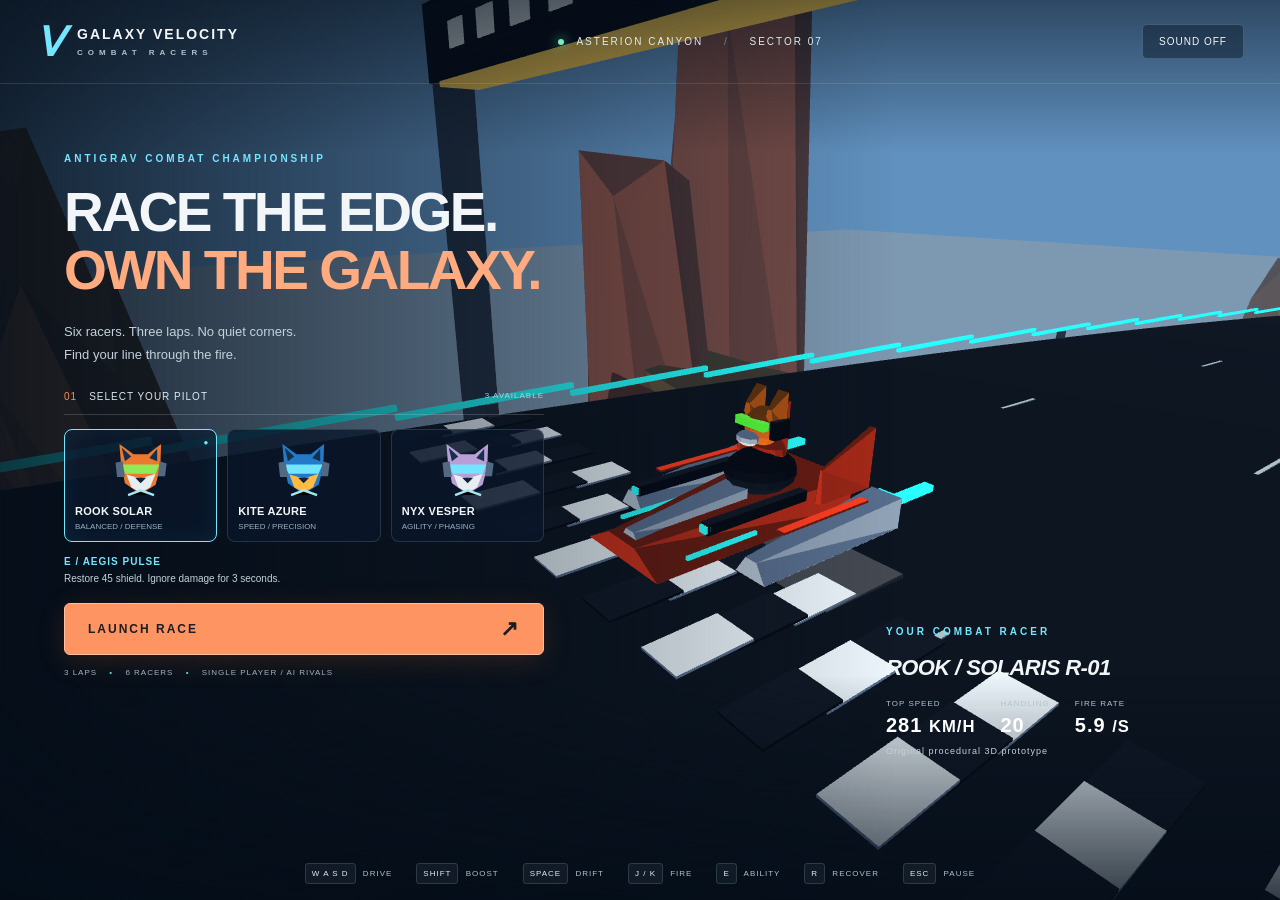
<file: Web/index.html>
<!doctype html><html lang="en"><head><meta charset="utf-8"><meta name="viewport" content="width=device-width,initial-scale=1"><title>Galaxy Velocity · Combat Racers</title><link rel="stylesheet" href="style.css"></head><body>
<canvas id="game" aria-label="Three-dimensional canyon combat racing game"></canvas><div id="vignette"></div>
<header><div class="brand"><b class="symbol">Ⅴ</b><span>GALAXY VELOCITY<small>COMBAT RACERS</small></span></div><div class="world"><i></i> ASTERION CANYON <span> / </span> SECTOR 07</div><button id="sound" aria-label="Toggle audio">SOUND OFF</button></header>
<main id="menu" class="screen"><div class="eyebrow">ANTIGRAV COMBAT CHAMPIONSHIP</div><h1>RACE THE EDGE.<br><em>OWN THE GALAXY.</em></h1><p class="intro">Six racers. Three laps. No quiet corners.<br>Find your line through the fire.</p><div class="selectLabel">01 <span>SELECT YOUR PILOT</span><small>3 AVAILABLE</small></div><div id="pilots"></div><div class="ability"><b id="abilityName"></b><span id="abilityDesc"></span></div><button id="start" class="primary">LAUNCH RACE <span>↗</span></button><div class="meta">3 LAPS <span>•</span> 6 RACERS <span>•</span> SINGLE PLAYER / AI RIVALS</div></main>
<div id="showcase"><div class="eyebrow">YOUR COMBAT RACER</div><h2 id="vehicleName">ROOK / SOLARIS R-01</h2><div id="stats"></div><p>Original procedural 3D prototype</p></div>
<section id="hud" hidden><div class="position glass"><small>RACE POSITION</small><div><b id="rank">6</b><span>/ 06</span></div><footer>LAP <strong id="lap">1 / 3</strong><span id="cp">CP 01</span></footer></div><div class="timing glass"><small>RACE TIME</small><b id="time">00:00.00</b><span id="raceProgress">ASTERION CIRCUIT · 1.8 KM</span></div><canvas id="map" width="180" height="160" aria-label="Race minimap"></canvas><div class="reticle">＋</div><div id="notice" role="status"></div><div class="vitals glass"><div class="portrait" id="portrait"></div><div class="healths"><label>HULL <span id="hullText">100</span></label><progress id="hull" max="100" value="100"></progress><label>SHIELD <span id="shieldText">100</span></label><progress id="shield" max="100" value="100"></progress></div></div><div class="weapon glass"><small>WEAPON SYSTEMS</small><b>J <span>LASER</span><i></i> K <span>MISSILE × <strong id="ammo">3</strong></span></b><div id="abilityHud">E / AEGIS PULSE <span>READY</span></div></div><div class="speed glass"><small id="motion">ANTIGRAV / ONLINE</small><div><b id="speed">000</b><span>KM/H</span></div><label>BOOST <span id="boostText">100%</span></label><progress id="boost" max="100" value="100"></progress></div><div class="trackProgress"><i id="progress"></i></div></section>
<div id="countdown" hidden>3</div><section id="modal" hidden><div class="modalCard glass"><div class="eyebrow" id="modalEyebrow">SYSTEM HOLD</div><h2 id="modalTitle">RACE PAUSED</h2><p id="modalInfo"></p><button id="resume" class="primary">RESUME RACE →</button><button id="back">PILOT SELECT</button></div></section>
<footer id="controls"><span><kbd>W A S D</kbd> DRIVE</span><span><kbd>SHIFT</kbd> BOOST</span><span><kbd>SPACE</kbd> DRIFT</span><span><kbd>J / K</kbd> FIRE</span><span><kbd>E</kbd> ABILITY</span><span><kbd>R</kbd> RECOVER</span><span><kbd>ESC</kbd> PAUSE</span></footer><div id="error" hidden></div>
<script src="core.js"></script><script src="render.js"></script><script src="game.js"></script></body></html>
</file>
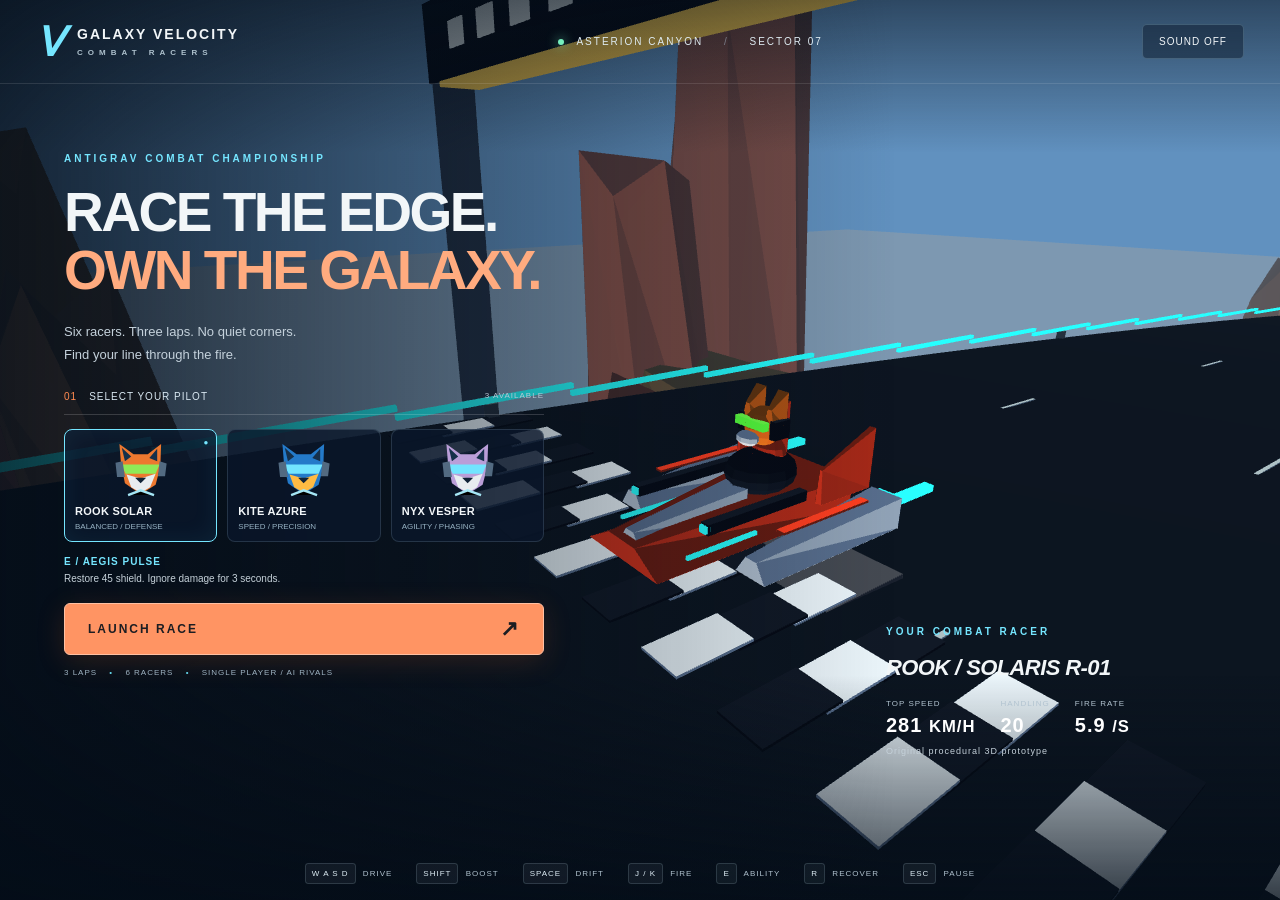
<file: Galaxy-Velocity-Play.html>
<!doctype html><html lang="en"><head><meta charset="utf-8"><meta name="viewport" content="width=device-width,initial-scale=1"><title>Galaxy Velocity · Combat Racers</title><style>:root{color-scheme:dark;--cyan:#75e6ff;--orange:#ff8a51;--muted:#adc0cc;--ink:#081422}*{box-sizing:border-box}html,body{margin:0;width:100%;height:100%;overflow:hidden;background:#597e9c;color:#f2f6f8;font-family:Arial,Helvetica,sans-serif}button{font:inherit;cursor:pointer;color:inherit}button:focus-visible{outline:3px solid var(--cyan);outline-offset:4px}[hidden]{display:none!important}#game,#vignette{position:absolute;inset:0;width:100%;height:100%}#vignette{pointer-events:none;background:linear-gradient(90deg,rgba(4,13,24,.82),transparent 70%),linear-gradient(0deg,rgba(4,13,24,.8),transparent 25%,transparent 83%,rgba(4,13,24,.55))}body.playing #vignette{background:radial-gradient(ellipse,transparent 35%,#06111d88)}header{position:absolute;top:0;left:0;right:0;display:flex;align-items:center;justify-content:space-between;padding:24px 36px;border-bottom:1px solid #ffffff1c;gap:20px}.brand{display:flex;align-items:center;gap:12px;letter-spacing:2px;font-size:14px;font-weight:700}.brand small{display:block;letter-spacing:5px;font-size:8px;color:var(--muted);margin-top:6px}.symbol{font-size:40px;line-height:30px;font-style:italic;color:var(--cyan)}.world{font-size:10px;letter-spacing:2px;color:#deebf2}.world span{margin:0 16px;color:#b9d3e57a}.world i{display:inline-block;width:6px;height:6px;border-radius:50%;background:#76efbe;box-shadow:0 0 12px #76efbe;margin-right:8px}#sound,#back{background:#11203488;border:1px solid #a9d4eb3d;padding:11px 16px;border-radius:5px;font-size:10px;letter-spacing:1px}.screen{position:absolute;top:17%;left:5%;width:480px}.eyebrow{color:var(--cyan);font-size:10px;letter-spacing:3px;font-weight:700}h1{font-size:clamp(36px,4.3vw,64px);font-weight:900;letter-spacing:-2.5px;line-height:1.05;margin:20px 0}h1 em{font-style:normal;color:#ffab7f}.intro{font-size:13px;line-height:1.8;color:#c4d1db;margin:18px 0 25px}.selectLabel{font-size:10px;color:var(--orange);letter-spacing:1px;display:flex;gap:12px;border-bottom:1px solid #ffffff2a;padding-bottom:12px}.selectLabel span{color:#d9e8f2}.selectLabel small{margin-left:auto;color:#b8c6d4;font-size:8px}#pilots{display:flex;gap:10px;margin:14px 0}.pilot{width:33.33%;background:#0a172bcc;border:1px solid #b2d6ed29;border-radius:8px;text-align:left;padding:10px;position:relative;transition:.15s}.pilot:hover{background:#263b53}.pilot.active{border-color:var(--cyan);box-shadow:inset 0 0 25px #43cfff13}.pilot svg{height:59px;width:100%;display:block}.pilot b{display:block;font-size:11px;letter-spacing:.3px;margin-top:6px}.pilot small{display:block;font-size:8px;color:#97b2c3;margin-top:5px}.pilot.active:after{content:'●';position:absolute;top:8px;right:8px;color:var(--cyan);font-size:8px}.ability{display:flex;flex-direction:column;gap:6px;font-size:10px;color:#c6d1d9;margin:13px 0 19px}.ability b{text-transform:uppercase;color:var(--cyan);letter-spacing:1px}.primary{background:#ff9463;border:1px solid #ffc0a2;color:#1c1d22;font-weight:800;font-size:12px;letter-spacing:2px;border-radius:6px;padding:18px 23px;display:flex;justify-content:space-between;align-items:center;width:100%;box-shadow:0 6px 28px #d65f2130}.primary:hover{background:#ffb185}.primary span{font-size:22px;line-height:10px}.meta{margin-top:13px;font-size:8px;letter-spacing:1px;color:#9fb4c3}.meta span{margin:0 9px;color:#65d9ed}#showcase{position:absolute;bottom:15%;right:5%;width:330px}#showcase h2{font-size:22px;font-style:italic;letter-spacing:-.6px}#showcase p{font-size:9px;color:#c4d0d9;letter-spacing:1px}#stats{display:flex;gap:25px}#stats div{font-size:8px;color:#b1c3d0;letter-spacing:1px}#stats b{display:block;font-size:20px;color:white;margin-top:6px}.glass{background:linear-gradient(135deg,#0c1b2cde,#0c1e31b8);border:1px solid #b3dcf437;border-radius:10px;backdrop-filter:blur(16px);box-shadow:0 10px 35px #0003}#hud small{font-size:9px;letter-spacing:1.7px;color:#aac2d3}.position{position:absolute;top:115px;left:36px;width:160px;padding:18px}.position div{display:flex;align-items:baseline;gap:10px}.position div b{font-size:52px;font-style:italic;line-height:1.3}.position div span{color:#9eb4c5;font-size:16px}.position footer{font-size:9px;color:#a6becc;border-top:1px solid #ffffff20;padding-top:10px}.position footer strong{color:#fff;padding:0 8px}.position footer span{color:var(--cyan);float:right}.timing{position:absolute;top:115px;right:36px;padding:17px 22px}.timing b{display:block;font-size:26px;font-variant-numeric:tabular-nums;margin:9px 0}.timing span{display:block;color:#9cb5c5;font-size:8px;letter-spacing:1px}#map{position:absolute;right:36px;top:245px;opacity:.85}.reticle{position:absolute;top:46%;left:50%;font-size:24px;color:#cbf4ff88;transform:translate(-50%,-50%)}#notice{position:absolute;top:25%;left:25%;right:25%;text-align:center;font-size:13px;letter-spacing:3px;color:#cbf5ff;text-shadow:0 2px 10px #000;font-weight:bold}.vitals{position:absolute;bottom:85px;left:36px;width:270px;padding:17px;display:flex;gap:15px;align-items:center}.portrait{width:60px;height:64px;flex-shrink:0;background:#182c3e;border-radius:8px}.portrait svg{width:100%;height:100%}.healths{flex:1}label{font-size:8px;letter-spacing:1px;color:#b9cfdd;display:block;margin-bottom:7px}label span{float:right;color:#fff}progress{display:block;appearance:none;width:100%;height:4px;border:0;background:#415261;border-radius:5px;overflow:hidden}progress::-webkit-progress-bar{background:#415261}progress::-webkit-progress-value{background:var(--cyan)}progress::-moz-progress-bar{background:var(--cyan)}#hull{margin-bottom:15px}#hull::-webkit-progress-value{background:var(--orange)}.weapon{position:absolute;bottom:85px;left:50%;transform:translateX(-50%);width:300px;padding:16px 20px}.weapon b{font-size:12px;display:block;margin:12px 0}.weapon b span{font-size:10px;font-weight:normal;color:#c4d8e3;margin-left:7px}.weapon i{display:inline-block;width:1px;height:10px;background:#7991a0;margin:0 14px}.weapon strong{color:white}#abilityHud{font-size:8px;letter-spacing:.7px;border-top:1px solid #ffffff22;padding-top:9px;color:#bdd2dd}#abilityHud span{float:right;color:var(--cyan)}.speed{position:absolute;right:36px;bottom:85px;width:225px;padding:17px 20px}.speed div{display:flex;align-items:baseline;gap:9px}.speed b{font-size:62px;font-style:italic;letter-spacing:-3px;line-height:1.2;font-variant-numeric:tabular-nums}.speed div span{font-size:9px;color:#a4bdce}.speed label{margin-top:8px}.trackProgress{position:absolute;bottom:64px;left:36px;right:36px;height:2px;background:#d4edfc22}.trackProgress i{display:block;height:100%;width:0;background:var(--cyan);box-shadow:0 0 6px var(--cyan)}#controls{position:absolute;bottom:22px;left:0;right:0;display:flex;justify-content:center;gap:24px;font-size:8px;color:#b0c2ce;letter-spacing:1px}kbd{font-family:inherit;padding:5px 6px;background:#cde4f30e;border:1px solid #bad7e52a;color:#deedf5;border-radius:3px;margin-right:4px}#countdown{position:absolute;inset:35% 0 auto;text-align:center;font-size:100px;font-style:italic;font-weight:bold;text-shadow:0 0 50px #78e8ff88}#modal{position:absolute;inset:0;display:grid;place-items:center;background:#030b16a1;backdrop-filter:blur(7px)}.modalCard{width:450px;padding:40px}.modalCard h2{font-size:34px;font-style:italic}.modalCard p{font-size:13px;line-height:1.7;color:#c3d5e3}.modalCard .primary{margin-top:28px}.modalCard #back{margin-top:14px;width:100%}#error{position:absolute;inset:25%;background:#101f32;padding:30px;z-index:10;color:#fff}@media(max-height:760px){.screen{top:15%;width:420px}h1{font-size:44px;margin:13px 0}.intro{margin:10px 0 15px}.pilot svg{height:40px}.ability{margin:10px 0}.primary{padding:14px 20px}#showcase{bottom:17%}}@media(max-width:1000px){.world{display:none}header{padding:18px 22px}.screen{left:4%;width:390px}h1{font-size:42px}#showcase{right:3%;width:250px}.weapon{width:250px}.vitals{left:20px;width:225px}.speed{right:20px;width:190px}#controls{gap:10px;font-size:7px}}@media(max-width:720px){#showcase{display:none}.screen{width:min(90%,430px);left:5%;top:13%}#controls span:nth-child(n+4){display:none}.weapon{bottom:220px;left:20px;transform:none;width:225px}.position{left:20px;top:95px}.timing{right:20px;top:95px}.timing span,#map{display:none}.speed{width:145px}.speed b{font-size:43px}.brand{font-size:11px}#notice{left:20%;right:20%;font-size:10px}.modalCard{width:90%;padding:25px}}
</style></head><body>
<canvas id="game" aria-label="Three-dimensional canyon combat racing game"></canvas><div id="vignette"></div>
<header><div class="brand"><b class="symbol">Ⅴ</b><span>GALAXY VELOCITY<small>COMBAT RACERS</small></span></div><div class="world"><i></i> ASTERION CANYON <span> / </span> SECTOR 07</div><button id="sound" aria-label="Toggle audio">SOUND OFF</button></header>
<main id="menu" class="screen"><div class="eyebrow">ANTIGRAV COMBAT CHAMPIONSHIP</div><h1>RACE THE EDGE.<br><em>OWN THE GALAXY.</em></h1><p class="intro">Six racers. Three laps. No quiet corners.<br>Find your line through the fire.</p><div class="selectLabel">01 <span>SELECT YOUR PILOT</span><small>3 AVAILABLE</small></div><div id="pilots"></div><div class="ability"><b id="abilityName"></b><span id="abilityDesc"></span></div><button id="start" class="primary">LAUNCH RACE <span>↗</span></button><div class="meta">3 LAPS <span>•</span> 6 RACERS <span>•</span> SINGLE PLAYER / AI RIVALS</div></main>
<div id="showcase"><div class="eyebrow">YOUR COMBAT RACER</div><h2 id="vehicleName">ROOK / SOLARIS R-01</h2><div id="stats"></div><p>Original procedural 3D prototype</p></div>
<section id="hud" hidden><div class="position glass"><small>RACE POSITION</small><div><b id="rank">6</b><span>/ 06</span></div><footer>LAP <strong id="lap">1 / 3</strong><span id="cp">CP 01</span></footer></div><div class="timing glass"><small>RACE TIME</small><b id="time">00:00.00</b><span id="raceProgress">ASTERION CIRCUIT · 1.8 KM</span></div><canvas id="map" width="180" height="160" aria-label="Race minimap"></canvas><div class="reticle">＋</div><div id="notice" role="status"></div><div class="vitals glass"><div class="portrait" id="portrait"></div><div class="healths"><label>HULL <span id="hullText">100</span></label><progress id="hull" max="100" value="100"></progress><label>SHIELD <span id="shieldText">100</span></label><progress id="shield" max="100" value="100"></progress></div></div><div class="weapon glass"><small>WEAPON SYSTEMS</small><b>J <span>LASER</span><i></i> K <span>MISSILE × <strong id="ammo">3</strong></span></b><div id="abilityHud">E / AEGIS PULSE <span>READY</span></div></div><div class="speed glass"><small id="motion">ANTIGRAV / ONLINE</small><div><b id="speed">000</b><span>KM/H</span></div><label>BOOST <span id="boostText">100%</span></label><progress id="boost" max="100" value="100"></progress></div><div class="trackProgress"><i id="progress"></i></div></section>
<div id="countdown" hidden>3</div><section id="modal" hidden><div class="modalCard glass"><div class="eyebrow" id="modalEyebrow">SYSTEM HOLD</div><h2 id="modalTitle">RACE PAUSED</h2><p id="modalInfo"></p><button id="resume" class="primary">RESUME RACE →</button><button id="back">PILOT SELECT</button></div></section>
<footer id="controls"><span><kbd>W A S D</kbd> DRIVE</span><span><kbd>SHIFT</kbd> BOOST</span><span><kbd>SPACE</kbd> DRIFT</span><span><kbd>J / K</kbd> FIRE</span><span><kbd>E</kbd> ABILITY</span><span><kbd>R</kbd> RECOVER</span><span><kbd>ESC</kbd> PAUSE</span></footer><div id="error" hidden></div>
<script>/* Deterministic fixed-step arcade simulation; shared by rendering and Node tests. */
(function(root){
'use strict';
const TAU=Math.PI*2,LENGTH=1800,LAPS=3,WIDTH=26;
const pilots=[
 {name:'Rook Solar',species:'VULPINE · COMMANDER',ability:'Aegis pulse',desc:'Restore 45 shield. Ignore damage for 3 seconds.',speed:78,handling:20,fire:.17,color:[1,.23,.12]},
 {name:'Kite Azure',species:'FALCON · INTERCEPTOR',ability:'Overdrive',desc:'Five seconds of higher speed and rapid fire.',speed:86,handling:17,fire:.12,color:[.12,.5,1]},
 {name:'Nyx Vesper',species:'LUNAR LYNX · PHASE RUNNER',ability:'Phase shift',desc:'Refill boost. Phase through damage for 4 seconds.',speed:75,handling:26,fire:.19,color:[.65,.23,1]}
];
const clamp=(x,a,b)=>Math.max(a,Math.min(b,x)),mix=(a,b,t)=>a+(b-a)*t,mod=(n,m)=>((n%m)+m)%m;
const add=(a,b)=>a.map((v,i)=>v+b[i]),sub=(a,b)=>a.map((v,i)=>v-b[i]),mul=(a,k)=>a.map(v=>v*k),dot=(a,b)=>a.reduce((s,v,i)=>s+v*b[i],0),len=a=>Math.hypot(...a),norm=a=>mul(a,1/(len(a)||1)),cross=(a,b)=>[a[1]*b[2]-a[2]*b[1],a[2]*b[0]-a[0]*b[2],a[0]*b[1]-a[1]*b[0]];
function point(s){const t=s/LENGTH*TAU;return [Math.sin(t)*285+Math.sin(t*3)*32,22+Math.sin(t*2)*9,Math.cos(t)*250]}
const forward=s=>norm(sub(point(s+1),point(s-1))),right=s=>norm(cross([0,1,0],forward(s)));
const position=(s,lane,h=0)=>add(add(point(s),mul(right(s),lane)),[0,h,0]);
function crossed(a,b,at){let target=Math.floor(a/LENGTH)*LENGTH+at;if(target<=a)target+=LENGTH;return b>=target}
function swept(a,b,p,r){const ab=sub(b,a),t=clamp(dot(sub(p,a),ab)/Math.max(.0001,dot(ab,ab)),0,1);return len(sub(add(a,mul(ab,t)),p))<r}
class RaceRules{
 constructor(){this.progress=0;this.gates=0}
 get lap(){return Math.min(LAPS,Math.floor(this.progress/LENGTH)+1)}
 get finished(){return this.gates>=LAPS*4}
 advance(m){if(m<=0||this.finished)return;this.progress=Math.min(LENGTH*LAPS,this.progress+m);while(this.gates<12&&this.progress>=(this.gates+1)*450)this.gates++}
 recover(){this.progress=this.gates*450}
}
function racer(pilot,grid=0){return {pilot,grid,race:new RaceRules(),lane:(grid%3-1)*7,speed:0,lateral:0,height:0,vertical:0,boost:100,hull:100,shield:100,ammo:3,fire:0,missile:0,cooldown:0,ability:0,immune:0,damageAge:10,kills:0,finish:-1,boosting:false,drifting:false}}
class Game{
 constructor(){this.selected=0;this.state='selection';this.time=0;this.racers=[racer(0)];this.player.lane=0;this.shots=[];this.drones=[];this.pickups=[];this.fx=[];this.events=[];this.pads=[80,380,820,1260,1620];this.ramps=[320,1080];this.barriers=[620,1430];this.stats={shots:0,hits:0,pickups:0,jumps:0,pads:0}}
 get player(){return this.racers[0]}
 select(i){this.selected=i;this.racers=[racer(i)];this.player.lane=0}
 start(){this.racers=Array.from({length:6},(_,i)=>racer(i===0?this.selected:i%3,i));this.player.lane=0;this.racers.forEach((r,i)=>r.race.advance(i*9));this.time=0;this.countdown=3;this.state='countdown';this.shots=[];this.fx=[];this.events=[];this.stats={shots:0,hits:0,pickups:0,jumps:0,pads:0};this.drones=Array.from({length:8},(_,i)=>({s:170+i*205,lane:i%2?-6:6,hp:60,respawn:0,fire:i*.4}));this.pickups=Array.from({length:12},(_,i)=>({s:100+i*140,lane:(i%3-1)*7,type:i%3,timer:0}));this.notify('ALL SYSTEMS ONLINE')}
 notify(text){this.events.push(text)}
 pause(){if(this.state==='paused')this.state=this.beforePause;else if(['racing','countdown'].includes(this.state)){this.beforePause=this.state;this.state='paused'}}
 rank(r=this.player){return 1+this.racers.filter(o=>o!==r&&(o.race.progress>r.race.progress||(o.race.finished&&o.finish>=0&&(r.finish<0||o.finish<r.finish)))).length}
 pos(r){return position(r.race.progress,r.lane,1.5+r.height)}
 dronePos(d){return position(d.s,d.lane,3+Math.sin(this.time*2+d.s)*.7)}
 recover(r){r.hull=100;r.shield=60;r.speed=0;r.lane=0;r.height=0;r.vertical=0;r.immune=3;r.race.recover();if(r===this.player)this.notify('RECOVERED AT LAST CHECKPOINT')}
 damage(r,n){if(r.immune>0||r.race.finished)return false;r.damageAge=0;const absorb=Math.min(n,r.shield);r.shield-=absorb;r.hull-=n-absorb;if(r===this.player)this.notify('INCOMING FIRE');if(r.hull<=0){this.burst(this.pos(r),[1,.3,.05]);this.recover(r);return true}return false}
 ability(r){if(r.cooldown>0)return;r.cooldown=14;if(r.pilot===0){r.shield=Math.min(100,r.shield+45);r.immune=3;r.ability=3}else if(r.pilot===1)r.ability=5;else{r.boost=100;r.immune=4;r.ability=4}if(r===this.player)this.notify(pilots[r.pilot].ability.toUpperCase())}
 fire(r,missile=false){if(this.shots.length>=160)return;if(missile){if(r.ammo<=0||r.missile>0)return;r.ammo--;r.missile=.65}else {if(r.fire>0)return;r.fire=pilots[r.pilot].fire*(r.pilot===1&&r.ability>0?.55:1)}
  const dir=forward(r.race.progress),origin=add(this.pos(r),mul(dir,3));let target=null,nearest=140;
  for(const obj of [...this.racers.filter(o=>o!==r&&!o.race.finished),...this.drones.filter(d=>d.respawn<=0)]){const p=obj.race?this.pos(obj):this.dronePos(obj),delta=sub(p,origin),dist=len(delta);if(dist<nearest&&dot(norm(delta),dir)>.85){nearest=dist;target=obj}}
  const aim=target?norm(sub(target.race?this.pos(target):this.dronePos(target),origin)):dir;
  this.shots.push({p:origin,dir:aim,owner:r,target:missile?target:null,missile,life:missile?4:1.6});if(r===this.player){this.stats.shots++;this.events.push(missile?'sound:missile':'sound:laser')}
 }
 burst(p,c){for(let i=0;i<14;i++)this.fx.push({p:[...p],v:[Math.sin(i*17)*12,(i%5)*3,Math.cos(i*7)*12],life:.65,c})}
 tick(dt,input={}){
  if(this.state==='countdown'){this.countdown-=dt;if(this.countdown<=0){this.state='racing';this.notify('GO · CLAIM THE CANYON')}return}
  if(this.state!=='racing')return;this.time+=dt;
  for(const r of this.racers){if(r.race.finished){if(r.finish<0)r.finish=this.time;continue}const player=r===this.player,p=pilots[r.pilot],seed=r.grid*1.7;
   const steer=player?(input.steer||0):clamp((Math.sin(this.time*.6+seed)*8-r.lane)*.35,-1,1),throttle=player?!!input.throttle:true,brake=player&&input.brake;
   r.drifting=player&&input.drift&&Math.abs(steer)>.1&&r.speed>30&&r.height<=.05;
   r.boosting=(player?input.boost:Math.sin(this.time+seed)>.85)&&r.boost>1&&throttle;
   r.boost=clamp(r.boost+(r.boosting?-29:15)*dt,0,100);
   const max=p.speed*(r.boosting?1.52:1)*(r.pilot===1&&r.ability>0?1.25:1),target=brake?0:throttle?max:0,accel=dt*(brake?100:throttle?36:18);
   r.speed+=clamp(target-r.speed,-accel,accel);if(r.drifting)r.speed=Math.max(0,r.speed-10*dt);
   r.lateral=mix(r.lateral,steer*p.handling*(r.drifting?1.5:1)*(r.height>0?.7:1),1-Math.exp(-dt*(r.drifting?3:9)));r.lane+=r.lateral*dt;
   if(Math.abs(r.lane)>12){r.lane=Math.sign(r.lane)*12;r.lateral*= -.3;r.speed*=1-1.5*dt;this.damage(r,16*dt)}
   const before=r.race.progress;r.race.advance(r.speed*dt);
   for(const pad of this.pads)if(crossed(before,r.race.progress,pad)&&Math.abs(r.lane)<6){r.speed=Math.max(r.speed,p.speed*1.65);r.boost=Math.min(100,r.boost+22);if(player){this.stats.pads++;this.notify('ION PAD · VELOCITY SURGE')}}
   for(const ramp of this.ramps)if(crossed(before,r.race.progress,ramp)&&r.height<=.1){r.vertical=17;if(player)this.stats.jumps++}
   if(r.height>0||r.vertical>0){r.vertical-=27*dt;r.height=Math.max(0,r.height+r.vertical*dt);if(r.height<=0)r.vertical=0}
   for(const b of this.barriers)if(crossed(before,r.race.progress,b)&&r.lane>2&&r.height<3){this.damage(r,24);r.speed*=.6}
   for(const key of ['fire','missile','ability','immune'])r[key]-=dt;r.cooldown=Math.max(0,r.cooldown-dt);r.damageAge+=dt;if(r.damageAge>4)r.shield=Math.min(100,r.shield+9*dt);
   if(player?input.fire:Math.sin(this.time*2+seed)>.4)this.fire(r);
   if(player&&input.missile)this.fire(r,true);if(player&&input.ability)this.ability(r);if(player&&input.recover)this.recover(r);
  }
  for(const d of this.drones){if(d.respawn>0){d.respawn-=dt;if(d.respawn<=0)d.hp=60;continue}d.fire-=dt;const delta=sub(this.pos(this.player),this.dronePos(d));if(len(delta)<100&&d.fire<=0){d.fire=2.2;this.shots.push({p:this.dronePos(d),dir:norm(delta),owner:null,target:null,missile:false,life:1.6})}}
  for(let i=this.shots.length-1;i>=0;i--){const s=this.shots[i];s.life-=dt;if(s.missile&&s.target&&!(s.target.respawn>0)){const aim=norm(sub(s.target.race?this.pos(s.target):this.dronePos(s.target),s.p));s.dir=norm(add(mul(s.dir,1-Math.min(1,dt*4)),mul(aim,Math.min(1,dt*4))))}const old=s.p;s.p=add(s.p,mul(s.dir,(s.missile?190:290)*dt));let hit=false;
   for(const r of this.racers)if(r!==s.owner&&!r.race.finished&&swept(old,s.p,this.pos(r),2.6)){const killed=this.damage(r,s.missile?70:17);if(killed&&s.owner)s.owner.kills++;hit=true;break}
   if(!hit&&s.owner)for(const d of this.drones)if(d.respawn<=0&&swept(old,s.p,this.dronePos(d),2.4)){d.hp-=s.missile?70:22;if(d.hp<=0){d.respawn=8;s.owner.kills++;this.burst(this.dronePos(d),[1,.5,.08]);if(s.owner===this.player)this.notify('DRONE DESTROYED')}hit=true;break}
   if(hit){this.burst(s.p,s.missile?[1,.5,.1]:[.1,.8,1]);if(s.owner===this.player)this.stats.hits++}if(hit||s.life<=0)this.shots.splice(i,1);
  }
  for(const item of this.pickups){item.timer-=dt;if(item.timer>0)continue;for(const r of this.racers)if(Math.abs(mod(r.race.progress,LENGTH)-item.s)<5&&Math.abs(r.lane-item.lane)<3&&r.height<4){if(item.type===0)r.ammo=Math.min(9,r.ammo+3);else if(item.type===1)r.shield=Math.min(100,r.shield+40);else r.hull=Math.min(100,r.hull+35);item.timer=8;if(r===this.player){this.stats.pickups++;this.notify(['+3 MISSILES','SHIELD RESTORED','HULL REPAIRED'][item.type])}break}}
  for(let i=this.fx.length-1;i>=0;i--){const f=this.fx[i];f.life-=dt;f.p=add(f.p,mul(f.v,dt));if(f.life<=0)this.fx.splice(i,1)}
  if(this.player.race.finished){this.player.finish=this.time;this.state='finished';this.notify('RACE COMPLETE')}
 }
}
const API={Game,RaceRules,pilots,point,position,forward,right,crossed,swept,clamp,mix,mod,add,sub,mul,dot,len,norm,cross,LENGTH};
if(typeof module!=='undefined')module.exports=API;else root.GV=API;
})(typeof globalThis!=='undefined'?globalThis:this);
</script><script>/* Dependency-free WebGL 3D renderer. All geometry is authored procedurally. */
(function(){'use strict';
const {add,sub,mul,dot,norm,cross,position,point,forward,right,pilots}=GV;
const I=()=>new Float32Array([1,0,0,0,0,1,0,0,0,0,1,0,0,0,0,1]);
function perspective(fov,aspect,near,far){const f=1/Math.tan(fov/2),m=new Float32Array(16);m[0]=f/aspect;m[5]=f;m[10]=(far+near)/(near-far);m[11]=-1;m[14]=2*far*near/(near-far);return m}
function view(eye,target){const z=norm(sub(eye,target)),x=norm(cross([0,1,0],z)),y=cross(z,x);return new Float32Array([x[0],y[0],z[0],0,x[1],y[1],z[1],0,x[2],y[2],z[2],0,-dot(x,eye),-dot(y,eye),-dot(z,eye),1])}
function model(p,yaw=0,roll=0,scale=1){const c=Math.cos(yaw),s=Math.sin(yaw),a=Math.cos(roll),b=Math.sin(roll);return new Float32Array([c*a*scale,b*scale,-s*a*scale,0,-c*b*scale,a*scale,s*b*scale,0,s*scale,0,c*scale,0,...p,1])}
class Mesh{
 constructor(){this.data=[]}
 tri(a,b,c,color,em=0){const n=norm(cross(sub(b,a),sub(c,a)));for(const p of [a,b,c])this.data.push(...p,...n,...color,em)}
 quad(a,b,c,d,color,em=0){this.tri(a,b,c,color,em);this.tri(a,c,d,color,em)}
 box(p,size,color,em=0,yaw=0){const [x,y,z]=size.map(v=>v/2),co=Math.cos(yaw),si=Math.sin(yaw),pts=[[-x,-y,-z],[x,-y,-z],[x,y,-z],[-x,y,-z],[-x,-y,z],[x,-y,z],[x,y,z],[-x,y,z]].map(q=>add(p,[q[0]*co+q[2]*si,q[1],-q[0]*si+q[2]*co]));for(const f of [[0,3,2,1],[4,5,6,7],[0,4,7,3],[1,2,6,5],[3,7,6,2],[0,1,5,4]])this.quad(...f.map(i=>pts[i]),color,em)}
 sphere(p,size,color,rows=8,cols=12,em=0){const pt=(i,j)=>{let a=i/rows*Math.PI,b=j/cols*Math.PI*2;return add(p,[Math.sin(a)*Math.cos(b)*size[0]/2,Math.cos(a)*size[1]/2,Math.sin(a)*Math.sin(b)*size[2]/2])};for(let i=0;i<rows;i++)for(let j=0;j<cols;j++)this.quad(pt(i,j),pt(i+1,j),pt(i+1,j+1),pt(i,j+1),color,em)}
 spire(p,r,h,color,seed){const n=7,lower=[],upper=[];for(let i=0;i<n;i++){let a=i/n*Math.PI*2;lower.push(add(p,[Math.cos(a)*r,0,Math.sin(a)*r]));upper.push(add(p,[Math.cos(a+.3)*r*.65+seed,h*(.88+.12*Math.sin(i*3+seed)),Math.sin(a+.3)*r*.65]))}for(let i=0;i<n;i++)this.quad(lower[i],lower[(i+1)%n],upper[(i+1)%n],upper[i],color);for(let i=1;i<n-1;i++)this.tri(upper[0],upper[i],upper[i+1],color.map(v=>v*1.12))}
 wedge(p,w,h,l,c){let v=[[-w,-h,-l],[w,-h,-l],[w,-h,l],[-w,-h,l],[-w,h,-l],[w,h,-l],[w*.38,h*.1,l],[-w*.38,h*.1,l]].map(q=>add(p,q));for(const f of [[0,3,2,1],[4,5,6,7],[0,1,5,4],[3,7,6,2],[0,4,7,3],[1,2,6,5]])this.quad(...f.map(i=>v[i]),c)}
}
const cyan=[.1,.78,1],white=[.86,.9,.92],dark=[.06,.09,.14];
function vehicle(index){const m=new Mesh,c=pilots[index].color;m.wedge([0,0,.5],1.15,.38,2.7,c);m.wedge([0,.15,1.6],.34,.29,1.4,white);m.sphere([0,.6,-.5],[1.5,1,1.7],dark);
 for(const side of [-1,1]){m.wedge([side*1.9,-.1,-.4],.38,.35,2,white);m.box([side*1.9,.28,-.4],[.2,.05,2.5],c);m.box([side*1.9,0,-2.45],[.54,.44,.15],cyan,1);m.box([side*1.9,-.03,-3.2],[.24,.16,1.6],cyan,1);m.box([side*1.1,.38,.7],[.21,.23,2.7],dark);m.box([side*1.1,.38,2.05],[.18,.15,.12],cyan,1);m.box([side*1.08,-.13,1.55],[.07,.08,1.8],cyan,1);m.wedge([side*1.23,.8,-1.8],.08,.7,.8,c)}
 m.sphere([0,1,-.7],[.85,.75,.68],c);const fur=index===0?[.94,.42,.1]:index===1?[.08,.3,.67]:[.74,.65,.85];m.sphere([0,1.62,-.5],[.88,.85,.82],fur);m.sphere([0,1.43,-.04],[.59,.32,.4],index===1?[1,.68,.1]:white,5,8);m.box([0,1.75,-.14],[.83,.18,.17],index===0?[.3,1,.2]:cyan,.6);
 for(const side of [-1,1]){m.wedge([side*.32,2.04,-.5],.15,.38,.19,fur);m.box([side*.47,1.66,-.5],[.15,.4,.45],dark)}return m}
class Renderer{
 constructor(canvas){this.canvas=canvas;const gl=canvas.getContext('webgl',{antialias:true,alpha:false,preserveDrawingBuffer:true});if(!gl)throw new Error('WebGL is unavailable. Enable hardware acceleration in your browser.');this.gl=gl;
 const vs=`attribute vec3 aPos;attribute vec3 aNormal;attribute vec3 aColor;attribute float aGlow;uniform mat4 uModel,uView,uProjection;varying vec3 vColor;varying float vFog;void main(){vec4 world=uModel*vec4(aPos,1.0);vec4 camera=uView*world;vec3 n=normalize(mat3(uModel)*aNormal);float diffuse=max(dot(n,normalize(vec3(-0.5,0.85,0.3))),0.0);vec3 light=vec3(.4,.48,.6)+vec3(.82,.72,.57)*diffuse;vColor=mix(aColor*light,aColor*1.6,aGlow);vFog=1.0-exp(-pow(length(camera.xyz)*.0018,2.0));gl_Position=uProjection*camera;}`;
 const fs=`precision mediump float;varying vec3 vColor;varying float vFog;void main(){gl_FragColor=vec4(mix(vColor,vec3(.49,.61,.72),clamp(vFog,0.0,.95)),1.0);}`;
 const shader=(type,src)=>{const s=gl.createShader(type);gl.shaderSource(s,src);gl.compileShader(s);if(!gl.getShaderParameter(s,gl.COMPILE_STATUS))throw new Error(gl.getShaderInfoLog(s));return s};
 this.program=gl.createProgram();gl.attachShader(this.program,shader(gl.VERTEX_SHADER,vs));gl.attachShader(this.program,shader(gl.FRAGMENT_SHADER,fs));gl.linkProgram(this.program);if(!gl.getProgramParameter(this.program,gl.LINK_STATUS))throw new Error(gl.getProgramInfoLog(this.program));gl.useProgram(this.program);
 this.loc={};for(const name of ['uModel','uView','uProjection'])this.loc[name]=gl.getUniformLocation(this.program,name);for(const name of ['aPos','aNormal','aColor','aGlow'])this.loc[name]=gl.getAttribLocation(this.program,name);
 gl.enable(gl.DEPTH_TEST);gl.disable(gl.CULL_FACE);gl.clearColor(.38,.57,.75,1);
 this.world=this.upload(this.buildWorld());this.vehicles=[0,1,2].map(i=>this.upload(vehicle(i)));const drone=new Mesh;drone.sphere([0,0,0],[2,1.2,2],dark);drone.box([0,0,0],[5,.2,1],[.29,.32,.36]);drone.box([0,0,-1],[.8,.3,.18],[1,.12,.06],1);this.drone=this.upload(drone);
 this.pickups=[cyan,[.75,.22,1],[.2,1,.5]].map(c=>{const m=new Mesh;m.box([0,0,0],[1.7,1.7,1.7],dark);for(let s of [-1,1]){m.box([s*.85,0,0],[.08,1.8,1.8],c,1);m.box([0,s*.85,0],[1.8,.08,1.8],c,1)}m.box([0,0,-.9],[.8,.8,.08],c,1);return this.upload(m)});
 this.bolts=[cyan,[1,.18,.05],[1,.65,.05]].map(c=>{const m=new Mesh;m.box([0,0,0],[.16,.16,3],c,1);return this.upload(m)});const f=new Mesh;f.box([0,0,0],[.35,.35,.35],[1,.65,.15],1);this.particle=this.upload(f);this.eye=[0,35,270];this.target=[0,25,250];this.frames=0;
 }
 upload(mesh){const gl=this.gl,buffer=gl.createBuffer();gl.bindBuffer(gl.ARRAY_BUFFER,buffer);gl.bufferData(gl.ARRAY_BUFFER,new Float32Array(mesh.data),gl.STATIC_DRAW);return {buffer,count:mesh.data.length/10}}
 draw(mesh,m){const gl=this.gl;gl.bindBuffer(gl.ARRAY_BUFFER,mesh.buffer);for(const [name,size,offset] of [['aPos',3,0],['aNormal',3,12],['aColor',3,24],['aGlow',1,36]]){gl.enableVertexAttribArray(this.loc[name]);gl.vertexAttribPointer(this.loc[name],size,gl.FLOAT,false,40,offset)}gl.uniformMatrix4fv(this.loc.uModel,false,m);gl.drawArrays(gl.TRIANGLES,0,mesh.count)}
 buildWorld(){const m=new Mesh;let seed=9317;const rand=()=>{seed=(Math.imul(seed,1664525)+1013904223)>>>0;return seed/4294967296};
 m.box([0,-66,0],[2400,12,2400],[.43,.3,.22]);
 for(let i=0;i<360;i++){let s=i*5,a=point(s),b=point(s+5),f=forward(s),yaw=Math.atan2(f[0],f[2]);let ra=right(s),rb=right(s+5);const v=[add(a,mul(ra,-13)),add(a,mul(ra,13)),add(b,mul(rb,13)),add(b,mul(rb,-13))];m.quad(...v,[.12,.17,.21]);
  for(const side of [-1,1]){m.box(position(s,side*13,.6),[.2,.2,GV.len(sub(b,a))+.2],cyan,.9,yaw);if(i%6===0)m.box(position(s,side*13,-1),[.4,3,.4],[.34,.38,.4])}
  if(i%3===0)for(const lane of [-4.3,4.3])m.box(position(s,lane,.04),[.13,.04,2.5],[.63,.7,.72],0,yaw);
  if(i%12===0){m.box(position(s,0,-40),[5,80,5],[.25,.27,.3]);m.box(position(s,0,-2),[28,3,3],[.29,.32,.34],0,yaw)}
 }
 for(let i=0;i<190;i++){const s=rand()*1800,lane=(rand()>.5?1:-1)*(38+rand()*170),h=35+rand()*120;const c=[.48+rand()*.14,.29+rand()*.08,.2+rand()*.08];m.spire(position(s,lane,-70),14+rand()*22,h,c,rand()*8)}
 for(let i=0;i<46;i++){let h=55+rand()*165,p=[(rand()-.5)*245,h/2-40,(rand()-.5)*225],w=7+rand()*9;m.box(p,[w,h,w],[.25,.32,.38]);m.box(add(p,[0,h/2+5,0]),[w*.4,12,w*.4],[.36,.43,.47]);for(let j=0;j<3;j++)m.box(add(p,[0,h*.2+j*9,0]),[w+.15,.5,w+.15],cyan,.8)}
 // Landmark gateway beyond the city.
 for(let i=0;i<70;i++){let t=i/69*Math.PI,p=[Math.cos(t)*175,Math.sin(t)*175+20,-270];m.box(p,[12,12,13],[.4,.47,.52],0,-t);if(i%3===0)m.box(add(p,[0,0,7]),[5,5,.2],cyan,1)}
 m.sphere([-420,440,-800],[410,410,410],[.65,.68,.81],24,40);m.sphere([-205,490,-720],[74,74,74],[.78,.8,.85],12,20);
 for(let i=0;i<4;i++){const s=i*450,f=forward(s),yaw=Math.atan2(f[0],f[2]);for(const side of [-1,1])m.box(position(s,side*14,6),[1,13,1],[.34,.4,.45],0,yaw);m.box(position(s,0,12),[29,2.2,1.2],dark,0,yaw);m.box(position(s,0,10.8),[27,.16,1.3],i?cyan:[1,.51,.2],1,yaw);for(let j=-12;j<13;j+=2)m.box(position(s,j,12),[1,.7,1.3],i?cyan:white,.6,yaw);if(i===0)for(let x=-12;x<13;x+=2)for(let z=0;z<3;z++)m.box(position(s+z*1.1,x,.07),[1.8,.06,1],(x/2+z)%2?white:dark)}
 for(const s of [80,380,820,1260,1620]){const f=forward(s),yaw=Math.atan2(f[0],f[2]);m.box(position(s,0,.08),[10,.05,12],[.35,.2,.09],0,yaw);for(let z=-4;z<=4;z+=3)for(let side of [-1,1])m.box(position(s+z,side*1.5,.14),[.3,.08,4],[1,.57,.12],1,yaw+side*.75)}
 for(const s of [320,1080]){let a=position(s-12,-13,.1),b=position(s-12,13,.1),c=position(s,13,2),d=position(s,-13,2);m.quad(a,b,c,d,[.36,.42,.45]);for(const side of [-1,1])m.box(position(s,side*12,2.1),[.2,.15,2],cyan,1)}
 for(const s of [620,1430]){const f=forward(s),yaw=Math.atan2(f[0],f[2]);m.box(position(s,7,2),[9,3,.18],[.7,.13,.06],.6,yaw);for(const lane of [2.5,11.5])m.box(position(s,lane,2),[.3,4,.6],[1,.45,.1],1,yaw)}
 for(let i=0;i<8;i++){let p=[355+i*14,70+i*7,-160+i*35];m.box(p,[22,3,22],dark);m.box(add(p,[0,1.7,0]),[23,.25,23],cyan,.5)}return m;
 }
 render(game,dt){const gl=this.gl,canvas=this.canvas,dpr=Math.min(window.devicePixelRatio||1,1.5),w=Math.round(canvas.clientWidth*dpr),h=Math.round(canvas.clientHeight*dpr);if(canvas.width!==w||canvas.height!==h){canvas.width=w;canvas.height=h;gl.viewport(0,0,w,h)}
 const p=game.player,pos=game.pos(p),f=forward(p.race.progress),r=right(p.race.progress),selection=game.state==='selection';
 let eye=selection?add(add(pos,mul(f,10)),add(mul(r,10),[0,6,0])):add(add(pos,mul(f,p.boosting?-17:-14)),[0,6.7,0]);
 let target=selection?add(pos,mul(r,-3.8)):add(add(pos,mul(f,16)),[0,1.5,0]);
 const smooth=1-Math.exp(-dt*7);this.eye=this.eye.map((v,i)=>v+(eye[i]-v)*smooth);this.target=this.target.map((v,i)=>v+(target[i]-v)*smooth);
 gl.clear(gl.COLOR_BUFFER_BIT|gl.DEPTH_BUFFER_BIT);gl.uniformMatrix4fv(this.loc.uView,false,view(this.eye,this.target));gl.uniformMatrix4fv(this.loc.uProjection,false,perspective((p.boosting?77:65)*Math.PI/180,w/h,.1,2500));this.draw(this.world,I());
 for(const racer of game.racers){const fwd=forward(racer.race.progress),yaw=Math.atan2(fwd[0],fwd[2])+racer.lateral*.01;this.draw(this.vehicles[racer.pilot],model(game.pos(racer),yaw,-racer.lateral*.015))}
 for(const d of game.drones)if(d.respawn<=0)this.draw(this.drone,model(game.dronePos(d),game.time*.5));
 for(const item of game.pickups)if(item.timer<=0)this.draw(this.pickups[item.type],model(position(item.s,item.lane,2+Math.sin(game.time*2)*.3),game.time,Math.sin(game.time)*.15));
 for(const s of game.shots)this.draw(this.bolts[s.missile?2:s.owner===game.player?0:1],model(s.p,Math.atan2(s.dir[0],s.dir[2])));
 for(const fx of game.fx)this.draw(this.particle,model(fx.p,fx.life,fx.life,fx.life*2));this.frames++;
 }
}
window.GVRenderer=Renderer;
})();
</script><script>'use strict';
const $=id=>document.getElementById(id),game=new GV.Game(),keys=new Set();let renderer,audio,muted=true,last=performance.now(),accumulator=0,noticeUntil=0,oldState='',lastUI=0;
function portrait(i){const color=['#ed782f','#247ac9','#ba9ed8'][i],eye=i===0?'#8fea57':'#72e5ff',muzzle=i===1?'#ffbb43':'#e8edf0';return `<svg viewBox="0 0 80 75" role="img" aria-label="${GV.pilots[i].name} portrait"><path d="M15 30 L13 5 L31 18 L49 18 L66 5 L65 34 L59 57 L40 69 L20 55Z" fill="${color}"/><path d="M16 10 L20 27 L28 21 M61 11 L51 23 L61 27" fill="#16304a"/><path d="M15 31 L64 31 L59 43 L21 43Z" fill="${eye}"/><path d="M22 44 L40 49 L59 43 L52 60 L40 67 L28 60Z" fill="${muzzle}"/><path d="M33 48 L47 48 L40 55Z" fill="#112337"/><path d="M8 29 L17 27 L20 47 L10 47 M64 27 L73 30 L71 46 L62 46" fill="#526a81"/><path d="M24 70 L40 64 L57 70" stroke="#a5e6f5" stroke-width="3"/></svg>`}
function select(i){game.select(i);document.querySelectorAll('.pilot').forEach((b,j)=>{b.classList.toggle('active',i===j);b.setAttribute('aria-pressed',i===j)});const p=GV.pilots[i];$('abilityName').textContent='E / '+p.ability;$('abilityDesc').textContent=p.desc;$('vehicleName').textContent=['ROOK / SOLARIS R-01','KITE / AZURE K-02','NYX / VESPER N-03'][i];$('stats').innerHTML=`<div>TOP SPEED<b>${Math.round(p.speed*3.6)} <small>KM/H</small></b></div><div>HANDLING<b>${p.handling}</b></div><div>FIRE RATE<b>${(1/p.fire).toFixed(1)} <small>/S</small></b></div>`;$('portrait').innerHTML=portrait(i)}
$('pilots').innerHTML=GV.pilots.map((p,i)=>`<button class="pilot" data-pilot="${i}" aria-pressed="false">${portrait(i)}<b>${p.name.toUpperCase()}</b><small>${['BALANCED / DEFENSE','SPEED / PRECISION','AGILITY / PHASING'][i]}</small></button>`).join('');document.querySelectorAll('.pilot').forEach((b,i)=>b.onclick=()=>select(i));select(0);
function initAudio(){if(!audio){const AC=window.AudioContext||window.webkitAudioContext;if(AC)audio=new AC()}if(audio?.state==='suspended')audio.resume()}
function tone(missile){if(muted||!audio)return;const o=audio.createOscillator(),gain=audio.createGain();o.type=missile?'sawtooth':'sine';o.frequency.setValueAtTime(missile?160:900,audio.currentTime);o.frequency.exponentialRampToValueAtTime(missile?45:280,audio.currentTime+.15);gain.gain.setValueAtTime(.025,audio.currentTime);gain.gain.exponentialRampToValueAtTime(.0001,audio.currentTime+.2);o.connect(gain);gain.connect(audio.destination);o.start();o.stop(audio.currentTime+.21)}
$('sound').onclick=()=>{initAudio();muted=!muted;$('sound').textContent=muted?'SOUND OFF':'SOUND ON'};
$('start').onclick=()=>{initAudio();keys.clear();game.start()};$('resume').onclick=()=>{keys.clear();if(game.state==='finished')game.start();else game.pause()};$('back').onclick=()=>{keys.clear();game.state='selection';game.shots=[];game.drones=[];game.pickups=[];game.fx=[];select(game.selected)};
window.addEventListener('keydown',e=>{if(['Space','ArrowUp','ArrowDown','ArrowLeft','ArrowRight'].includes(e.code))e.preventDefault();if(e.code==='Escape'&&!e.repeat){game.pause();keys.clear();return}keys.add(e.code)});window.addEventListener('keyup',e=>keys.delete(e.code));window.addEventListener('blur',()=>{keys.clear();if(['racing','countdown'].includes(game.state))game.pause()});document.addEventListener('visibilitychange',()=>{if(document.hidden){keys.clear();if(['racing','countdown'].includes(game.state))game.pause()}});
$('game').addEventListener('mousedown',e=>{if(game.state==='racing')keys.add(e.button===2?'KeyK':'KeyJ')});window.addEventListener('mouseup',()=>{keys.delete('KeyK');keys.delete('KeyJ')});$('game').addEventListener('contextmenu',e=>e.preventDefault());
function input(){return {throttle:keys.has('KeyW')||keys.has('ArrowUp'),brake:keys.has('KeyS')||keys.has('ArrowDown'),steer:Number(keys.has('KeyD')||keys.has('ArrowRight'))-Number(keys.has('KeyA')||keys.has('ArrowLeft')),boost:keys.has('ShiftLeft')||keys.has('ShiftRight'),drift:keys.has('Space'),fire:keys.has('KeyJ'),missile:keys.has('KeyK'),ability:keys.has('KeyE'),recover:keys.has('KeyR')}}
function timeText(t){return String(Math.floor(t/60)).padStart(2,'0')+':'+(t%60).toFixed(2).padStart(5,'0')}
function ui(now){const p=game.player,state=game.state;
 if(state!==oldState){$('menu').hidden=state!=='selection';$('showcase').hidden=state!=='selection';$('hud').hidden=state==='selection';$('modal').hidden=!['paused','finished'].includes(state);$('countdown').hidden=state!=='countdown';document.body.classList.toggle('playing',state!=='selection');if(state==='finished'||state==='paused'){$('modalEyebrow').textContent=state==='finished'?'ASTERION CHAMPIONSHIP / CLASSIFIED':'SYSTEM HOLD';$('modalTitle').textContent=state==='finished'?'FINISH / P'+game.rank():'RACE PAUSED';$('modalInfo').textContent=`Time ${timeText(game.time)} · ${p.kills} eliminations · ${game.stats.hits} weapon hits`;$('resume').textContent=state==='finished'?'RACE AGAIN →':'RESUME RACE →'}oldState=state}
 $('countdown').textContent=Math.max(1,Math.ceil(game.countdown||3));$('rank').textContent=game.rank();$('lap').textContent=p.race.lap+' / 3';$('cp').textContent='CP '+String(p.race.gates%4+1).padStart(2,'0');$('time').textContent=timeText(game.time);$('speed').textContent=String(Math.round(p.speed*3.6)).padStart(3,'0');$('motion').textContent=p.drifting?'DRIFT / CHARGING':p.height>0?'AIRBORNE / '+p.height.toFixed(1)+' M':p.boosting?'BOOST / ENGAGED':'ANTIGRAV / ONLINE';for(const [id,v]of [['hull',p.hull],['shield',p.shield],['boost',p.boost]]){$(id).value=v;$(id+'Text').textContent=Math.ceil(v)+(id==='boost'?'%':'')}$('ammo').textContent=p.ammo;$('abilityHud').innerHTML='E / '+GV.pilots[p.pilot].ability.toUpperCase()+' <span>'+(p.cooldown>0?Math.ceil(p.cooldown)+'s':'READY')+'</span>';$('progress').style.width=p.race.progress/5400*100+'%';
 while(game.events.length){const event=game.events.shift();if(event.startsWith('sound:'))tone(event==='sound:missile');else {$('notice').textContent=event;noticeUntil=now+2000}}if(now>noticeUntil)$('notice').textContent='';
 const ctx=$('map').getContext('2d');ctx.clearRect(0,0,180,160);ctx.strokeStyle='#d5edff50';ctx.lineWidth=4;ctx.beginPath();for(let i=0;i<=120;i++){const pt=GV.point(i/120*1800),x=90+pt[0]*.21,y=80+pt[2]*.21;i?ctx.lineTo(x,y):ctx.moveTo(x,y)}ctx.stroke();game.racers.slice().reverse().forEach(r=>{const p=GV.point(r.race.progress);ctx.fillStyle=r===game.player?'#fff':'#ff9660';ctx.beginPath();ctx.arc(90+p[0]*.21,80+p[2]*.21,r===game.player?4:2.5,0,7);ctx.fill()});
}
function frame(now){const dt=Math.min(.1,(now-last)/1000);last=now;accumulator+=dt;let controls=input(),stepped=false;while(accumulator>=1/60){game.tick(1/60,controls);stepped=true;accumulator-=1/60;controls={...controls,ability:false,recover:false}}// one-shot ability / recover per frame
 if(stepped){keys.delete('KeyR');keys.delete('KeyE');}renderer.render(game,dt);if(now-lastUI>40){ui(now);lastUI=now}requestAnimationFrame(frame)}
try{renderer=new GVRenderer($('game'));requestAnimationFrame(frame)}catch(error){$('error').hidden=false;$('error').textContent=error.message;console.error(error)}
// Opt-in diagnostic hook for automated validation only; absent in ordinary play.
if(new URLSearchParams(location.search).has('test'))window.__GV={game,get renderer(){return renderer},input};
</script></body></html>
</file>
<file: Web/style.css>
:root{color-scheme:dark;--cyan:#75e6ff;--orange:#ff8a51;--muted:#adc0cc;--ink:#081422}*{box-sizing:border-box}html,body{margin:0;width:100%;height:100%;overflow:hidden;background:#597e9c;color:#f2f6f8;font-family:Arial,Helvetica,sans-serif}button{font:inherit;cursor:pointer;color:inherit}button:focus-visible{outline:3px solid var(--cyan);outline-offset:4px}[hidden]{display:none!important}#game,#vignette{position:absolute;inset:0;width:100%;height:100%}#vignette{pointer-events:none;background:linear-gradient(90deg,rgba(4,13,24,.82),transparent 70%),linear-gradient(0deg,rgba(4,13,24,.8),transparent 25%,transparent 83%,rgba(4,13,24,.55))}body.playing #vignette{background:radial-gradient(ellipse,transparent 35%,#06111d88)}header{position:absolute;top:0;left:0;right:0;display:flex;align-items:center;justify-content:space-between;padding:24px 36px;border-bottom:1px solid #ffffff1c;gap:20px}.brand{display:flex;align-items:center;gap:12px;letter-spacing:2px;font-size:14px;font-weight:700}.brand small{display:block;letter-spacing:5px;font-size:8px;color:var(--muted);margin-top:6px}.symbol{font-size:40px;line-height:30px;font-style:italic;color:var(--cyan)}.world{font-size:10px;letter-spacing:2px;color:#deebf2}.world span{margin:0 16px;color:#b9d3e57a}.world i{display:inline-block;width:6px;height:6px;border-radius:50%;background:#76efbe;box-shadow:0 0 12px #76efbe;margin-right:8px}#sound,#back{background:#11203488;border:1px solid #a9d4eb3d;padding:11px 16px;border-radius:5px;font-size:10px;letter-spacing:1px}.screen{position:absolute;top:17%;left:5%;width:480px}.eyebrow{color:var(--cyan);font-size:10px;letter-spacing:3px;font-weight:700}h1{font-size:clamp(36px,4.3vw,64px);font-weight:900;letter-spacing:-2.5px;line-height:1.05;margin:20px 0}h1 em{font-style:normal;color:#ffab7f}.intro{font-size:13px;line-height:1.8;color:#c4d1db;margin:18px 0 25px}.selectLabel{font-size:10px;color:var(--orange);letter-spacing:1px;display:flex;gap:12px;border-bottom:1px solid #ffffff2a;padding-bottom:12px}.selectLabel span{color:#d9e8f2}.selectLabel small{margin-left:auto;color:#b8c6d4;font-size:8px}#pilots{display:flex;gap:10px;margin:14px 0}.pilot{width:33.33%;background:#0a172bcc;border:1px solid #b2d6ed29;border-radius:8px;text-align:left;padding:10px;position:relative;transition:.15s}.pilot:hover{background:#263b53}.pilot.active{border-color:var(--cyan);box-shadow:inset 0 0 25px #43cfff13}.pilot svg{height:59px;width:100%;display:block}.pilot b{display:block;font-size:11px;letter-spacing:.3px;margin-top:6px}.pilot small{display:block;font-size:8px;color:#97b2c3;margin-top:5px}.pilot.active:after{content:'●';position:absolute;top:8px;right:8px;color:var(--cyan);font-size:8px}.ability{display:flex;flex-direction:column;gap:6px;font-size:10px;color:#c6d1d9;margin:13px 0 19px}.ability b{text-transform:uppercase;color:var(--cyan);letter-spacing:1px}.primary{background:#ff9463;border:1px solid #ffc0a2;color:#1c1d22;font-weight:800;font-size:12px;letter-spacing:2px;border-radius:6px;padding:18px 23px;display:flex;justify-content:space-between;align-items:center;width:100%;box-shadow:0 6px 28px #d65f2130}.primary:hover{background:#ffb185}.primary span{font-size:22px;line-height:10px}.meta{margin-top:13px;font-size:8px;letter-spacing:1px;color:#9fb4c3}.meta span{margin:0 9px;color:#65d9ed}#showcase{position:absolute;bottom:15%;right:5%;width:330px}#showcase h2{font-size:22px;font-style:italic;letter-spacing:-.6px}#showcase p{font-size:9px;color:#c4d0d9;letter-spacing:1px}#stats{display:flex;gap:25px}#stats div{font-size:8px;color:#b1c3d0;letter-spacing:1px}#stats b{display:block;font-size:20px;color:white;margin-top:6px}.glass{background:linear-gradient(135deg,#0c1b2cde,#0c1e31b8);border:1px solid #b3dcf437;border-radius:10px;backdrop-filter:blur(16px);box-shadow:0 10px 35px #0003}#hud small{font-size:9px;letter-spacing:1.7px;color:#aac2d3}.position{position:absolute;top:115px;left:36px;width:160px;padding:18px}.position div{display:flex;align-items:baseline;gap:10px}.position div b{font-size:52px;font-style:italic;line-height:1.3}.position div span{color:#9eb4c5;font-size:16px}.position footer{font-size:9px;color:#a6becc;border-top:1px solid #ffffff20;padding-top:10px}.position footer strong{color:#fff;padding:0 8px}.position footer span{color:var(--cyan);float:right}.timing{position:absolute;top:115px;right:36px;padding:17px 22px}.timing b{display:block;font-size:26px;font-variant-numeric:tabular-nums;margin:9px 0}.timing span{display:block;color:#9cb5c5;font-size:8px;letter-spacing:1px}#map{position:absolute;right:36px;top:245px;opacity:.85}.reticle{position:absolute;top:46%;left:50%;font-size:24px;color:#cbf4ff88;transform:translate(-50%,-50%)}#notice{position:absolute;top:25%;left:25%;right:25%;text-align:center;font-size:13px;letter-spacing:3px;color:#cbf5ff;text-shadow:0 2px 10px #000;font-weight:bold}.vitals{position:absolute;bottom:85px;left:36px;width:270px;padding:17px;display:flex;gap:15px;align-items:center}.portrait{width:60px;height:64px;flex-shrink:0;background:#182c3e;border-radius:8px}.portrait svg{width:100%;height:100%}.healths{flex:1}label{font-size:8px;letter-spacing:1px;color:#b9cfdd;display:block;margin-bottom:7px}label span{float:right;color:#fff}progress{display:block;appearance:none;width:100%;height:4px;border:0;background:#415261;border-radius:5px;overflow:hidden}progress::-webkit-progress-bar{background:#415261}progress::-webkit-progress-value{background:var(--cyan)}progress::-moz-progress-bar{background:var(--cyan)}#hull{margin-bottom:15px}#hull::-webkit-progress-value{background:var(--orange)}.weapon{position:absolute;bottom:85px;left:50%;transform:translateX(-50%);width:300px;padding:16px 20px}.weapon b{font-size:12px;display:block;margin:12px 0}.weapon b span{font-size:10px;font-weight:normal;color:#c4d8e3;margin-left:7px}.weapon i{display:inline-block;width:1px;height:10px;background:#7991a0;margin:0 14px}.weapon strong{color:white}#abilityHud{font-size:8px;letter-spacing:.7px;border-top:1px solid #ffffff22;padding-top:9px;color:#bdd2dd}#abilityHud span{float:right;color:var(--cyan)}.speed{position:absolute;right:36px;bottom:85px;width:225px;padding:17px 20px}.speed div{display:flex;align-items:baseline;gap:9px}.speed b{font-size:62px;font-style:italic;letter-spacing:-3px;line-height:1.2;font-variant-numeric:tabular-nums}.speed div span{font-size:9px;color:#a4bdce}.speed label{margin-top:8px}.trackProgress{position:absolute;bottom:64px;left:36px;right:36px;height:2px;background:#d4edfc22}.trackProgress i{display:block;height:100%;width:0;background:var(--cyan);box-shadow:0 0 6px var(--cyan)}#controls{position:absolute;bottom:22px;left:0;right:0;display:flex;justify-content:center;gap:24px;font-size:8px;color:#b0c2ce;letter-spacing:1px}kbd{font-family:inherit;padding:5px 6px;background:#cde4f30e;border:1px solid #bad7e52a;color:#deedf5;border-radius:3px;margin-right:4px}#countdown{position:absolute;inset:35% 0 auto;text-align:center;font-size:100px;font-style:italic;font-weight:bold;text-shadow:0 0 50px #78e8ff88}#modal{position:absolute;inset:0;display:grid;place-items:center;background:#030b16a1;backdrop-filter:blur(7px)}.modalCard{width:450px;padding:40px}.modalCard h2{font-size:34px;font-style:italic}.modalCard p{font-size:13px;line-height:1.7;color:#c3d5e3}.modalCard .primary{margin-top:28px}.modalCard #back{margin-top:14px;width:100%}#error{position:absolute;inset:25%;background:#101f32;padding:30px;z-index:10;color:#fff}@media(max-height:760px){.screen{top:15%;width:420px}h1{font-size:44px;margin:13px 0}.intro{margin:10px 0 15px}.pilot svg{height:40px}.ability{margin:10px 0}.primary{padding:14px 20px}#showcase{bottom:17%}}@media(max-width:1000px){.world{display:none}header{padding:18px 22px}.screen{left:4%;width:390px}h1{font-size:42px}#showcase{right:3%;width:250px}.weapon{width:250px}.vitals{left:20px;width:225px}.speed{right:20px;width:190px}#controls{gap:10px;font-size:7px}}@media(max-width:720px){#showcase{display:none}.screen{width:min(90%,430px);left:5%;top:13%}#controls span:nth-child(n+4){display:none}.weapon{bottom:220px;left:20px;transform:none;width:225px}.position{left:20px;top:95px}.timing{right:20px;top:95px}.timing span,#map{display:none}.speed{width:145px}.speed b{font-size:43px}.brand{font-size:11px}#notice{left:20%;right:20%;font-size:10px}.modalCard{width:90%;padding:25px}}
</file>
